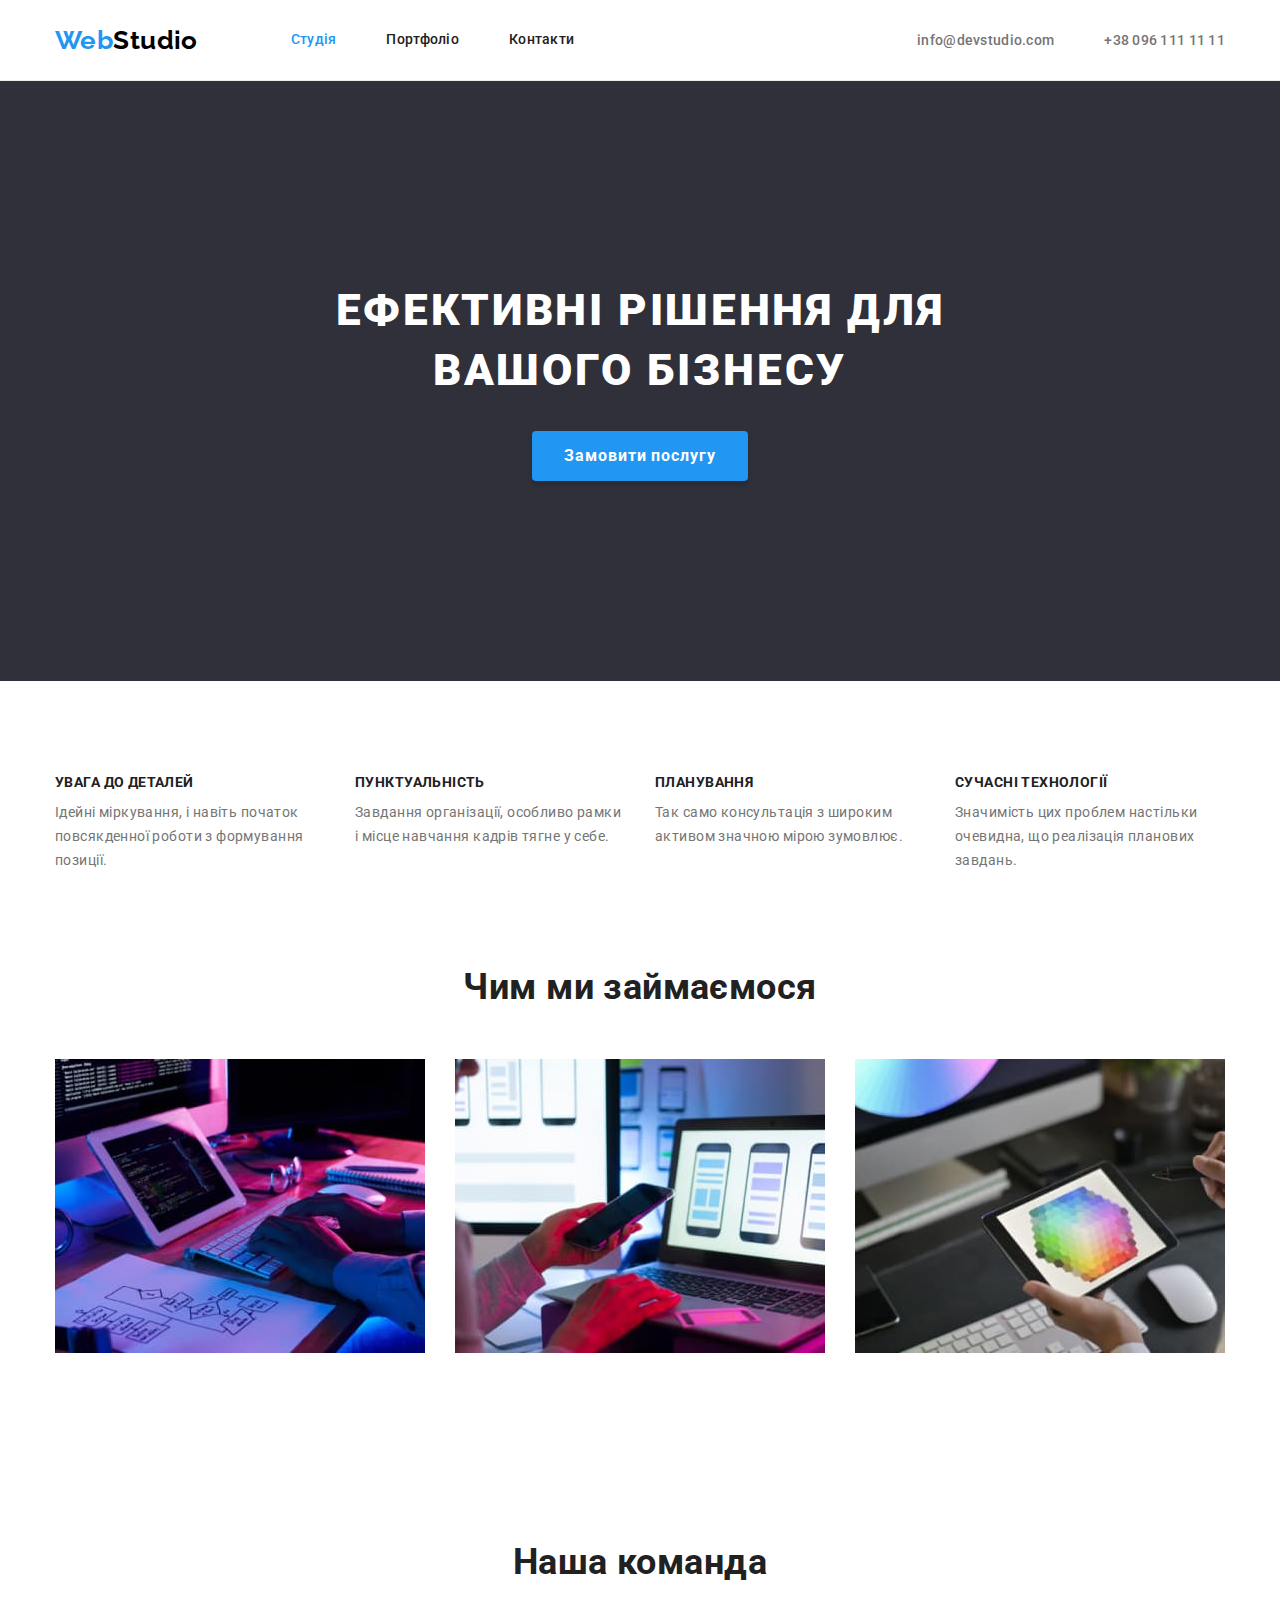
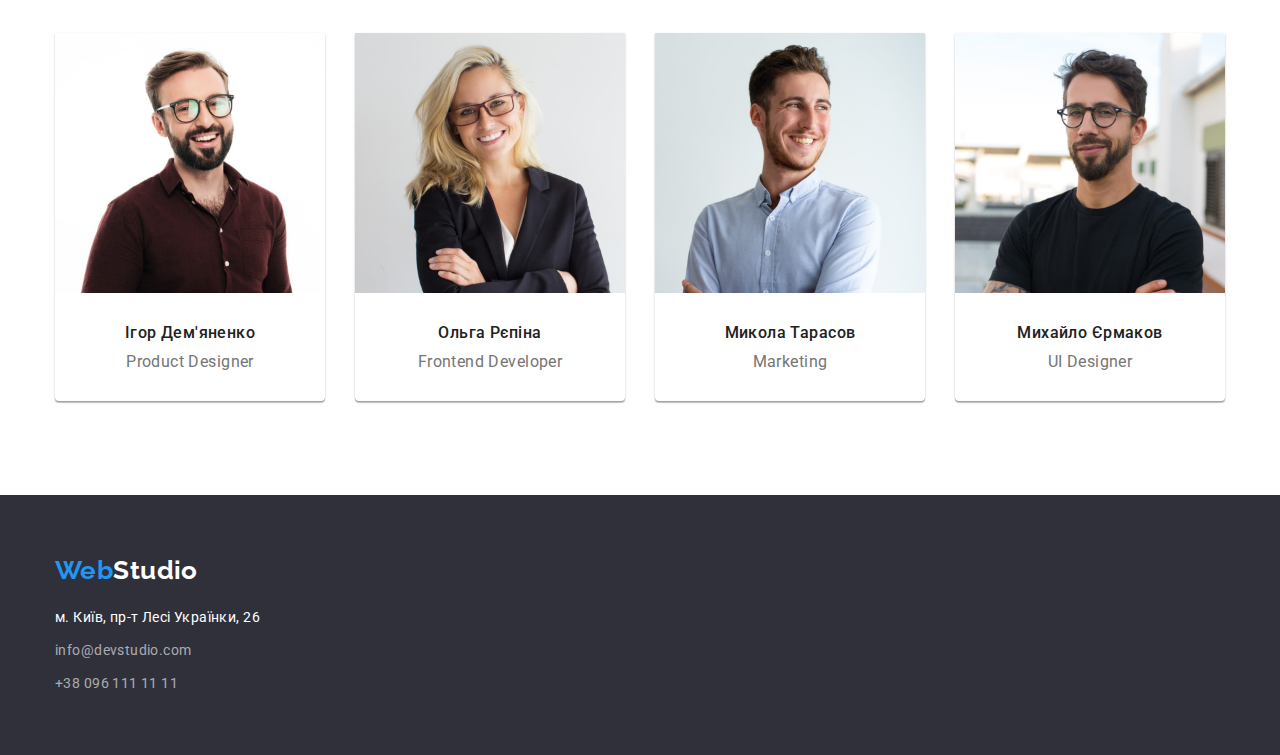
<file: index.html>
<!DOCTYPE html>
<html lang="uk">
  <head>
    <meta charset="UTF-8" />
    <meta http-equiv="X-UA-Compatible" content="IE=edge" />
    <meta name="viewport" content="width=device-width, initial-scale=1.0" />
    <title>Студія</title>
    <link
      href="https://fonts.googleapis.com/css2?family=Raleway:wght@700&family=Roboto:wght@400;500;700;900&display=swap"
      rel="stylesheet"
    />
    <link
      rel="stylesheet"
      href="https://cdnjs.cloudflare.com/ajax/libs/modern-normalize/1.0.0/modern-normalize.min.css"
    />
    <link rel="stylesheet" href="./css/styles.css" />
  </head>
  <body>
    <!--header-->
    <header class="header">
      <div class="container main-nav">
        <a class="logo" href="./index.html"
          >Web<span class="logo-part">Studio</span></a
        >
        <nav class="nav">
          <ul class="list navigation">
            <l class="item"
              ><a class="nav-link current" href="./index.html">Студія</a></l
            >
            <li class="item">
              <a class="nav-link" href="./portfolio.html">Портфоліо</a>
            </li>
            <li class="item"><a class="nav-link" href="#">Контакти</a></li>
          </ul>
        </nav>
        <ul class="contacts list">
          <li class="item">
            <a class="contact-link" href="mailto:info@devstudio.com"
              >info@devstudio.com</a
            >
          </li>
          <li class="item">
            <a class="contact-link" href="tel:+380961111111"
              >+38 096 111 11 11</a
            >
          </li>
        </ul>
      </div>
    </header>

    <main>
      <!--hero-->
      <section class="hero-section">
        <div class="container hero">
          <h1>
            Ефективні рішення для <br />
            вашого бізнесу
          </h1>
          <button class="hero-btn" type="button">Замовити послугу</button>
        </div>
      </section>

      <!--features-->
      <section class="section feature">
        <div class="container">
          <h2 class="visually-hidden">Наші особливості</h2>
          <ul class="features list">
            <li class="features-item">
              <h3 class="features-title">УВАГА ДО ДЕТАЛЕЙ</h3>
              <p>
                Ідейні міркування, і навіть початок повсякденної роботи з
                формування позиції.
              </p>
            </li>
            <li class="features-item">
              <h3 class="features-title">ПУНКТУАЛЬНІСТЬ</h3>
              <p>
                Завдання організації, особливо рамки і місце навчання кадрів
                тягне у себе.
              </p>
            </li>
            <li class="features-item">
              <h3 class="features-title">ПЛАНУВАННЯ</h3>
              <p>
                Так само консультація з широким активом значною мірою зумовлює.
              </p>
            </li>
            <li class="features-item">
              <h3 class="features-title">СУЧАСНІ ТЕХНОЛОГІЇ</h3>
              <p>
                Значимість цих проблем настільки очевидна, що реалізація
                планових завдань.
              </p>
            </li>
          </ul>
        </div>
      </section>

      <!--what we do-->
      <section class="section">
        <div class="container">
          <h2 class="activity-title">Чим ми займаємося</h2>
          <ul class="activity list">
            <li class="activity-item">
              <img
                src="./images/feature1.jpg"
                alt="моноблок та планшет з клавіатурою"
                width="370"
              />
            </li>
            <li class="activity-item">
              <img
                src="./images/feature2.jpg"
                alt="ноутбук та телефон"
                width="370"
              />
            </li>
            <li class="activity-item">
              <img
                src="./images/feature3.jpg"
                alt="планшет зі схемою кольорів"
                width="370"
              />
            </li>
          </ul>
        </div>
      </section>

      <!--our team-->
      <section class="team section">
        <div class="container">
          <h2 class="team-title">Наша команда</h2>
          <ul class="team list">
            <li class="team-item">
              <img
                class="team-avatar"
                src="./images/member1.jpg"
                alt="Ігор Дем'яненко"
                width="270"
              />
              <div class="team-card">
                <h3 class="team-heading">Ігор Дем'яненко</h3>
                <p>Product Designer</p>
              </div>
            </li>
            <li class="team-item">
              <img
                class="team-avatar"
                src="./images/member2.jpg"
                alt="Ольга Рєпіна"
                width="270"
              />
              <div class="team-card">
                <h3 class="team-heading">Ольга Рєпіна</h3>
                <p>Frontend Developer</p>
              </div>
            </li>
            <li class="team-item">
              <img
                class="team-avatar"
                src="./images/member3.jpg"
                alt="Микола Тарасов"
                width="270"
              />
              <div class="team-card">
                <h3 class="team-heading">Микола Тарасов</h3>
                <p>Marketing</p>
              </div>
            </li>
            <li class="team-item">
              <img
                class="team-avatar"
                src="./images/member4.jpg"
                alt="Михайло Єрмаков"
                width="270"
              />
              <div class="team-card">
                <h3 class="team-heading">Михайло Єрмаков</h3>
                <p>UI Designer</p>
              </div>
            </li>
          </ul>
        </div>
      </section>
    </main>

    <!--footer-->
    <footer class="footer">
      <div class="container">
        <a class="footer logo" href="./index.html"
          >Web<span class="footer-part">Studio</span></a
        >
        <address>
          <ul class="list">
            <li class="address-item">
              <a
                class="address-link map"
                href="https://goo.gl/maps/L7ttjmK7k26Ft5Dp7"
                target="_blank"
                rel="noreferrer noopener nofollow"
                >м. Київ, пр-т Лесі Українки, 26</a
              >
            </li>
            <li class="address-item">
              <a class="address-link" href="mailto:info@devstudio.com"
                >info@devstudio.com</a
              >
            </li>
            <li class="address-item last">
              <a class="address-link" href="tel:+380961111111"
                >+38 096 111 11 11</a
              >
            </li>
          </ul>
        </address>
      </div>
    </footer>
  </body>
</html>
</file>
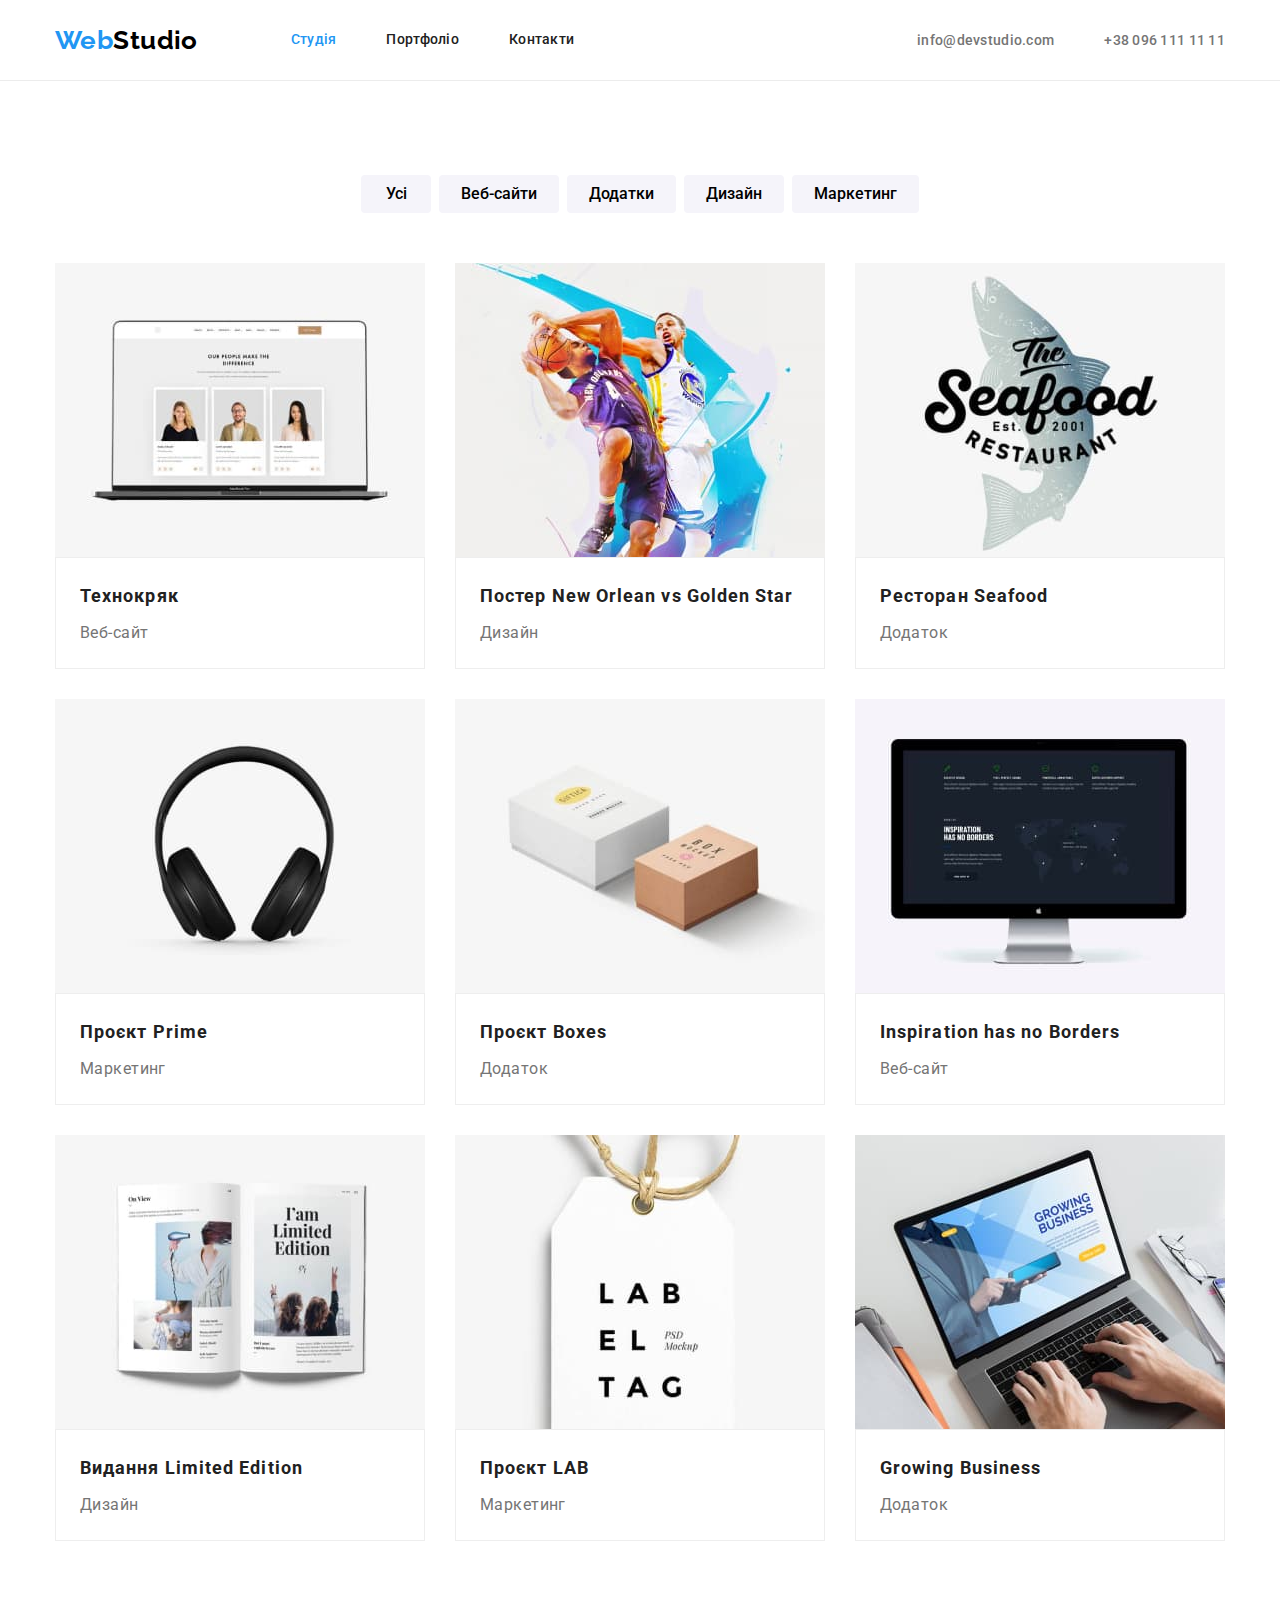
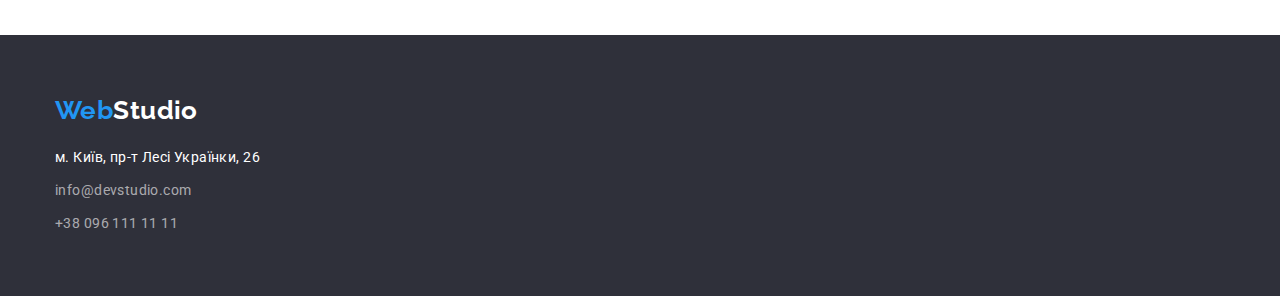
<file: portfolio.html>
<!DOCTYPE html>
<html lang="uk">
  <head>
    <meta charset="UTF-8" />
    <meta http-equiv="X-UA-Compatible" content="IE=edge" />
    <meta name="viewport" content="width=device-width, initial-scale=1.0" />
    <title>Портфоліо</title>
    <link
      href="https://fonts.googleapis.com/css2?family=Raleway:wght@700&family=Roboto:wght@400;500;700;900&display=swap"
      rel="stylesheet"
    />
    <link
      rel="stylesheet"
      href="https://cdnjs.cloudflare.com/ajax/libs/modern-normalize/1.0.0/modern-normalize.min.css"
    />
    <link rel="stylesheet" href="./css/styles.css" />
  </head>
  <body>
    <!--header-->
    <header class="header">
      <div class="container main-nav">
        <a class="logo" href="./index.html"
          >Web<span class="logo-part">Studio</span></a
        >
        <nav class="nav">
          <ul class="list navigation">
            <li class="item">
              <a class="nav-link current" href="./index.html">Студія</a>
            </li>
            <li class="item">
              <a class="nav-link" href="./portfolio.html">Портфоліо</a>
            </li>
            <li class="item"><a class="nav-link" href="#">Контакти</a></li>
          </ul>
        </nav>
        <ul class="contacts list">
          <li class="item">
            <a class="contact-link" href="mailto:info@devstudio.com"
              >info@devstudio.com</a
            >
          </li>
          <li class="item">
            <a class="contact-link" href="tel:+380961111111"
              >+38 096 111 11 11</a
            >
          </li>
        </ul>
      </div>
    </header>

    <!-- portfolio -->
    <section class="section portfolio">
      <div class="container">
        <h1 class="visually-hidden">Портфоліо</h1>
        <ul class="button-list list">
          <li class="button-item">
            <button class="btn" type="button">Усі</button>
          </li>
          <li class="button-item">
            <button class="btn" type="button">Веб-сайти</button>
          </li>
          <li class="button-item">
            <button class="btn" type="button">Додатки</button>
          </li>
          <li class="button-item">
            <button class="btn" type="button">Дизайн</button>
          </li>
          <li class="button-item">
            <button class="btn" type="button">Маркетинг</button>
          </li>
        </ul>
        <ul class="gallery list">
          <li>
            <img
              class="gallery-image"
              src="./images/item-1.jpg"
              alt="Відкритий ноутбук"
              width="370"
            />
            <div class="gallery-item">
              <h2 class="gallery-title">Технокряк</h2>
              <p>Веб-сайт</p>
            </div>
          </li>
          <li>
            <img
              class="gallery-image"
              src="./images/item-2.jpg"
              alt="Гра в баскетбол"
              width="370"
            />
            <div class="gallery-item">
              <h2 class="gallery-title">Постер New Orlean vs Golden Star</h2>
              <p>Дизайн</p>
            </div>
          </li>
          <li>
            <img
              class="gallery-image"
              src="./images/item-3.jpg"
              alt="Логотип ресторану"
              width="370"
            />
            <div class="gallery-item">
              <h2 class="gallery-title">Ресторан Seafood</h2>
              <p>Додаток</p>
            </div>
          </li>
          <li>
            <img
              class="gallery-image"
              src="./images/item-4.jpg"
              alt="Навушники"
              width="370"
            />
            <div class="gallery-item">
              <h2 class="gallery-title">Проєкт Prime</h2>
              <p>Маркетинг</p>
            </div>
          </li>
          <li>
            <img
              class="gallery-image"
              src="./images/item-5.jpg"
              alt="Дві коробки"
              width="370"
            />
            <div class="gallery-item">
              <h2 class="gallery-title">Проєкт Boxes</h2>
              <p>Додаток</p>
            </div>
          </li>
          <li>
            <img
              class="gallery-image"
              src="./images/item-6.jpg"
              alt="Моноблок"
              width="370"
            />
            <div class="gallery-item">
              <h2 class="gallery-title">Inspiration has no Borders</h2>
              <p>Веб-сайт</p>
            </div>
          </li>
          <li>
            <img
              class="gallery-image"
              src="./images/item-7.jpg"
              alt="Відкрита книга"
              width="370"
            />
            <div class="gallery-item">
              <h2 class="gallery-title">Видання Limited Edition</h2>
              <p>Дизайн</p>
            </div>
          </li>
          <li>
            <img
              class="gallery-image"
              src="./images/item-8.jpg"
              alt="Білий лейбл"
              width="370"
            />
            <div class="gallery-item">
              <h2 class="gallery-title">Проєкт LAB</h2>
              <p>Маркетинг</p>
            </div>
          </li>
          <li>
            <img
              class="gallery-image"
              src="./images/item-9.jpg"
              alt="Бізнес веб-сайт"
              width="370"
            />
            <div class="gallery-item">
              <h2 class="gallery-title">Growing Business</h2>
              <p>Додаток</p>
            </div>
          </li>
        </ul>
      </div>
    </section>

    <!--footer-->
    <footer class="footer">
      <div class="container">
        <a class="footer logo" href="./index.html"
          >Web<span class="footer-part">Studio</span></a
        >
        <address>
          <ul class="list">
            <li class="address-item">
              <a
                class="address-link map"
                href="https://goo.gl/maps/L7ttjmK7k26Ft5Dp7"
                target="_blank"
                rel="noreferrer noopener nofollow"
                >м. Київ, пр-т Лесі Українки, 26</a
              >
            </li>
            <li class="address-item">
              <a class="address-link" href="mailto:info@devstudio.com"
                >info@devstudio.com</a
              >
            </li>
            <li class="address-item last">
              <a class="address-link" href="tel:+380961111111"
                >+38 096 111 11 11</a
              >
            </li>
          </ul>
        </address>
      </div>
    </footer>
  </body>
</html>
</file>
<file: css/styles.css>
:root {
  --primary-test-color: #212121;
  --secondary-text-color: #757575;
  --white-text-color: #FFFFFF;
  --accent-color: #2196F3;
  --address-text-color:rgba(255, 255, 255, 0.6);
  --logo-color: #000000;

  --primary-bg-color: #F5F5F5;
  --secondary-bg-color: #2F303A;
  --header-bg-color: #FFFFFF;
  --button-bg: #F5F4FA;

  --hover-color: #188CE8;

  --primary-font: 'Roboto', sans-serif;
  --secondary-font: 'Raleway', sans-serif;
}
body {
  margin: 0;

  color: var(--primary-test-color);
  /* background-color: var(--primary-bg-color); */

  font-family: var(--primary-font);
  font-size: 14px;
  letter-spacing: 0.03em;
}
/* utilities */
h1, h2, h3, h4, h5, p, ul {
  margin-top: 0;
  margin-bottom: 0;
}
.container {
  width: 1200px;
  margin: 0 auto;
  padding-left: 15px;
  padding-right: 15px;
}

.section {
  padding-top: 94px;
  padding-bottom: 94px;
}

.list {
  padding: 0;
  list-style: none;
}
img {
  display: block;
}
/*header*/
.header {
  border-bottom: 1px solid rgba(236, 236, 236, 1);
}

.main-nav {
  display: flex;
  align-items: center;
}
.logo {
  margin-right: 93px;
  color: var(--accent-color);
  font-family: var(--secondary-font);
  font-weight: 700;
  font-size: 26px;
  line-height: 1.19;
  text-decoration: none;
}
.logo-part {
  color: var(--logo-color);
}

.list.navigation {
  display: flex;
}
.list .item:not(:last-child),
.contacts .item:not(:last-child) {
  margin-right:50px;
}
.nav-link {
  display: block;
  color: var(--primary-test-color);
  padding-top: 32px;
  padding-bottom: 32px;
}
.nav-link:hover,
.nav-link:focus,
.contact-link:hover,
.contact-link:focus {
  color: var(--accent-color);
}
.contacts {
  display: flex;
  margin-left: auto;
}
.contact-link {
  color: var(--secondary-text-color);
}
.nav-link, .contact-link {
  font-weight: 500;
  line-height: 1.14;
  letter-spacing: 0.02em;
  text-decoration: none;
}
.nav-link.current {
  color: var(--accent-color);
}

/* hero section */
.hero-section {
  text-align: center;
  padding: 200px 0;
  background-color: var(--secondary-bg-color);
}
.hero-section h1 {
  margin-bottom: 30px;
  color: var(--white-text-color);
  font-weight: 900;
  font-size: 44px;
  line-height: 1.36;
  letter-spacing: 0.06em;
  text-transform: uppercase;
}

.hero-btn {
  display: inline-block;
  padding: 10px 32px;
  border-radius: 4px;
  border: none;
  box-shadow: 0px 4px 4px rgba(0, 0, 0, 0.15);
  min-width: 216px;

  color: var(--white-text-color);
  background-color: var(--accent-color);
  cursor: pointer;
  font-weight: 700;
  font-size: 16px;
  line-height: 1.88;
  letter-spacing: 0.06em;
  text-align: inherit;
}
.hero-btn:hover,
.hero-btn:focus {
  background-color: var(--hover-color);
}

/* features */
.section.feature {
  padding-bottom: 0;
}
.features, .activity {
  display: flex;
}
.features-title {
  margin-bottom: 10px;
  font-size: 14px;
  font-weight: 700;
  line-height: 1.14;
  text-transform: uppercase;
}
.features-item:not(:last-child) {
  margin-right: 30px;
}
.features-item p {
  min-width: 270px;
}
.features-item p,
.team-item p {
  color: var(--secondary-text-color);
  line-height: 1.71;
}

/* what we do */
.activity-title, .team-title {
  margin-bottom: 50px;
  font-weight: 700;
  font-size: 36px;
  line-height: 1.17;
  text-align: center;
}
.activity-item:not(:last-child) {
  margin-right: 30px;
}

/* our team */
.team {
  padding-top: 94px;
  text-align: center;
}
.team.list {
  display: flex;
  padding-top: 0;
}
.team-item {
  box-shadow: 0px 1px 3px rgba(0, 0, 0, 0.12),
              0px 1px 1px rgba(0, 0, 0, 0.14), 
              0px 2px 1px rgba(0, 0, 0, 0.2);
  border-radius: 0px 0px 4px 4px;
}
.team-item:not(:last-child) {
  margin-right: 30px;
}

.team-card {
  padding-top: 30px;
  padding-bottom: 30px;
}

.team-heading {
  margin-bottom: 10px;
  font-weight: 500;
  font-size: 16px;
  line-height: 1.19;
}
.team-item p {
  font-size: 16px;
  line-height: 1.19
}

/* portfolio */
.button-list {
  display: flex;
  justify-content: center;
  margin-bottom: 50px;
}
.button-item:not(:last-child) {
  margin-right: 8px;
}
.btn {
  display: inline-block;
  padding: 6px 22px;
  min-width: 70px;
  border-radius: 4px;
  border: none;
  font-family: var(--primary-font);
  background-color: var(--button-bg);
  font-weight: 500;
  font-size: 16px;
  line-height: 1.62;
  text-align: center;
  cursor: pointer;
}
.btn:hover,
.btn:focus {
  color: var(--white-text-color) ;
  background-color: var(--accent-color);
  box-shadow: 0px 3px 1px rgba(0, 0, 0, 0.1),
              0px 1px 2px rgba(0, 0, 0, 0.08),
              0px 2px 2px rgba(0, 0, 0, 0.12);
}
.gallery {
  display: flex;
  flex-wrap: wrap;
  gap: 30px;
}
.gallery-title {
  font-weight: 700;
  font-size: 18px;
  line-height: 2;
  letter-spacing: 0.06em;
}
.gallery-item {
  padding: 20px 24px;
  border: 1px solid #EEEEEE;
}
.gallery-title {
  margin-bottom: 4px;
}
.gallery p {
  color: var(--secondary-text-color);
  font-size: 16px;
  line-height: 1.88;
}

/* footer */
.footer {
  padding-top: 60px;
  padding-bottom: 60px;
  background-color: var(--secondary-bg-color);
}
.footer.logo {
  display: inline-block;
  margin-bottom: 20px;
  padding-bottom: 0;
  padding-top: 0;
}
.footer-part {
  color: var(--white-text-color);
}
.address-item {
  margin-top: 0;
  margin-bottom: 9px;
  font-size: 14px;
  line-height: 1.71;
  font-style: normal;
}
.address-item.last {
  margin-bottom: 0px;
}
.address-link {
  color: var(--address-text-color);
  text-decoration: none;
}
.address-link.map {
  color: var(--white-text-color);
}
.address-link:hover,
.address-link:focus {
  color: var(--white-text-color);
}
  
.visually-hidden {
  position: absolute;
  white-space: nowrap;
  width: 1px;
  height: 1px;
  overflow: hidden;
  border: 0;
  padding: 0;
  clip: rect(0 0 0 0);
  clip-path: inset(50%);
  margin: -1px;
  }
</file>
